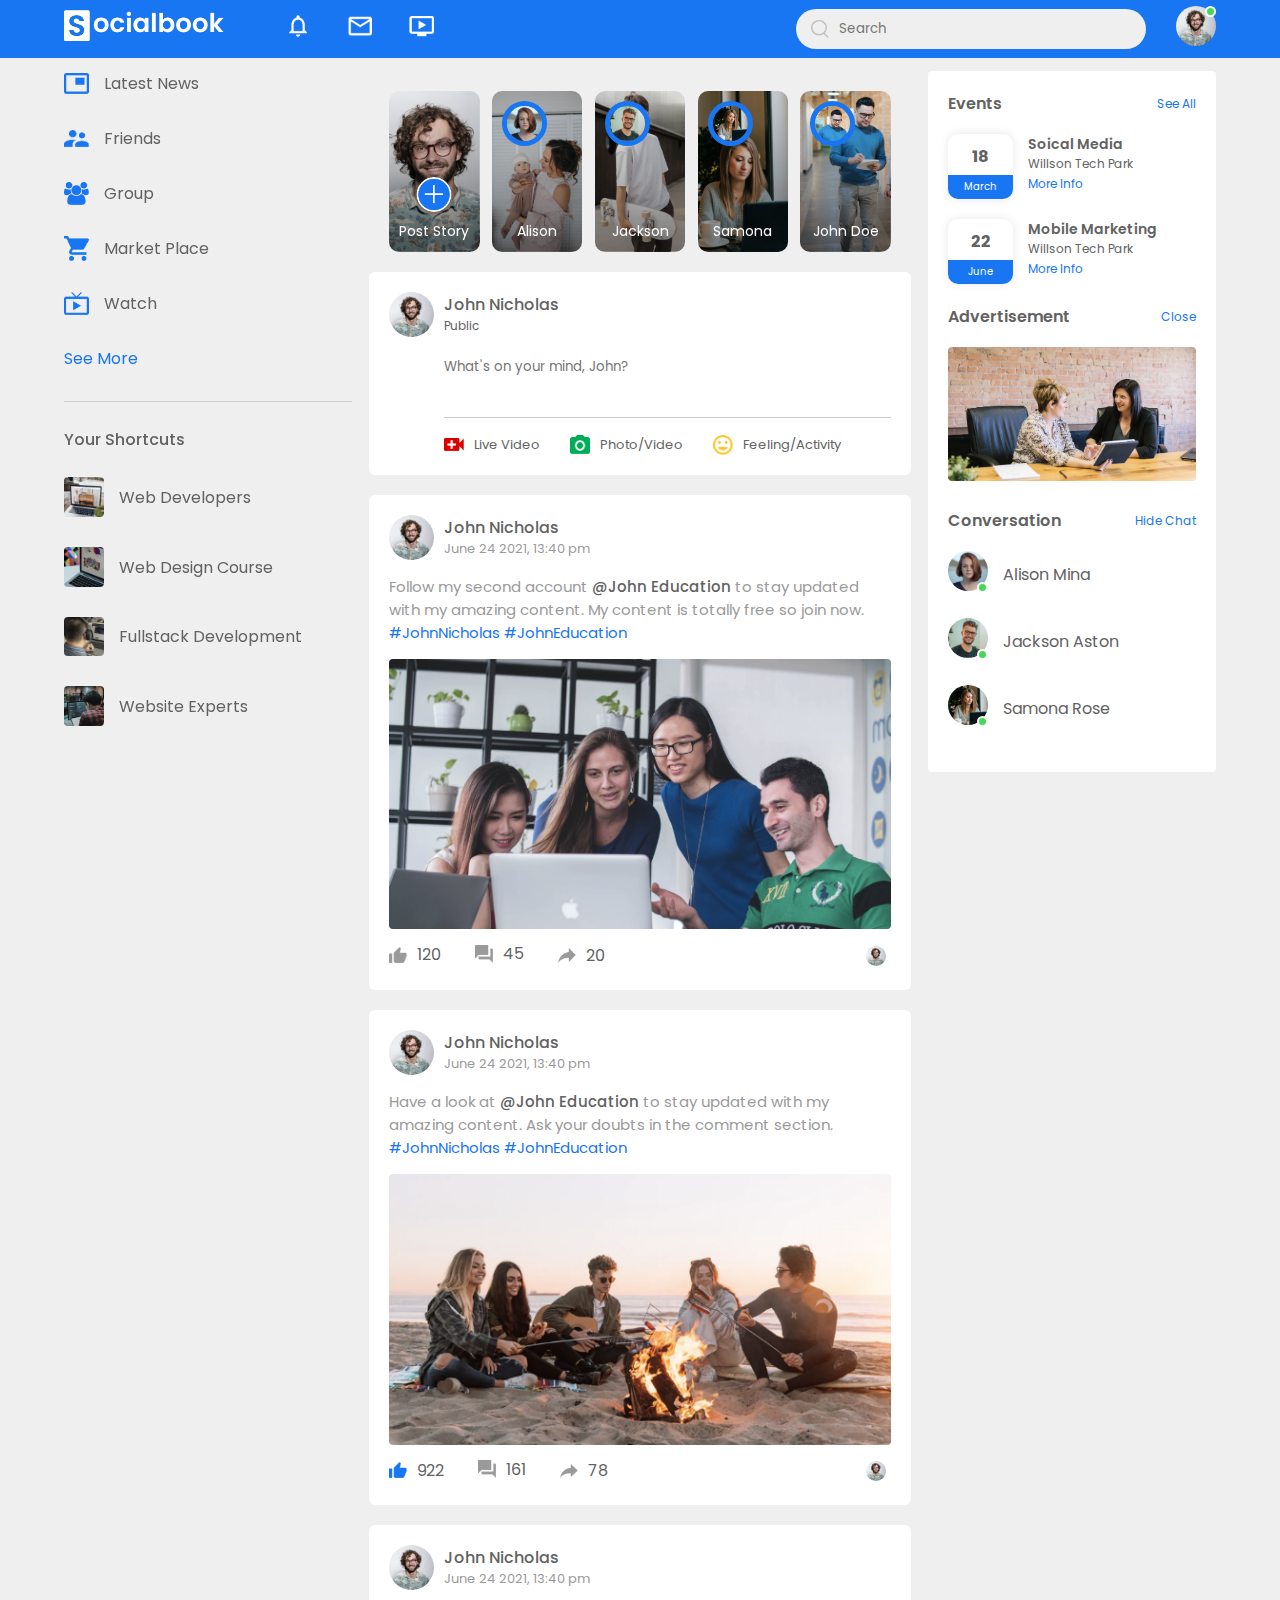
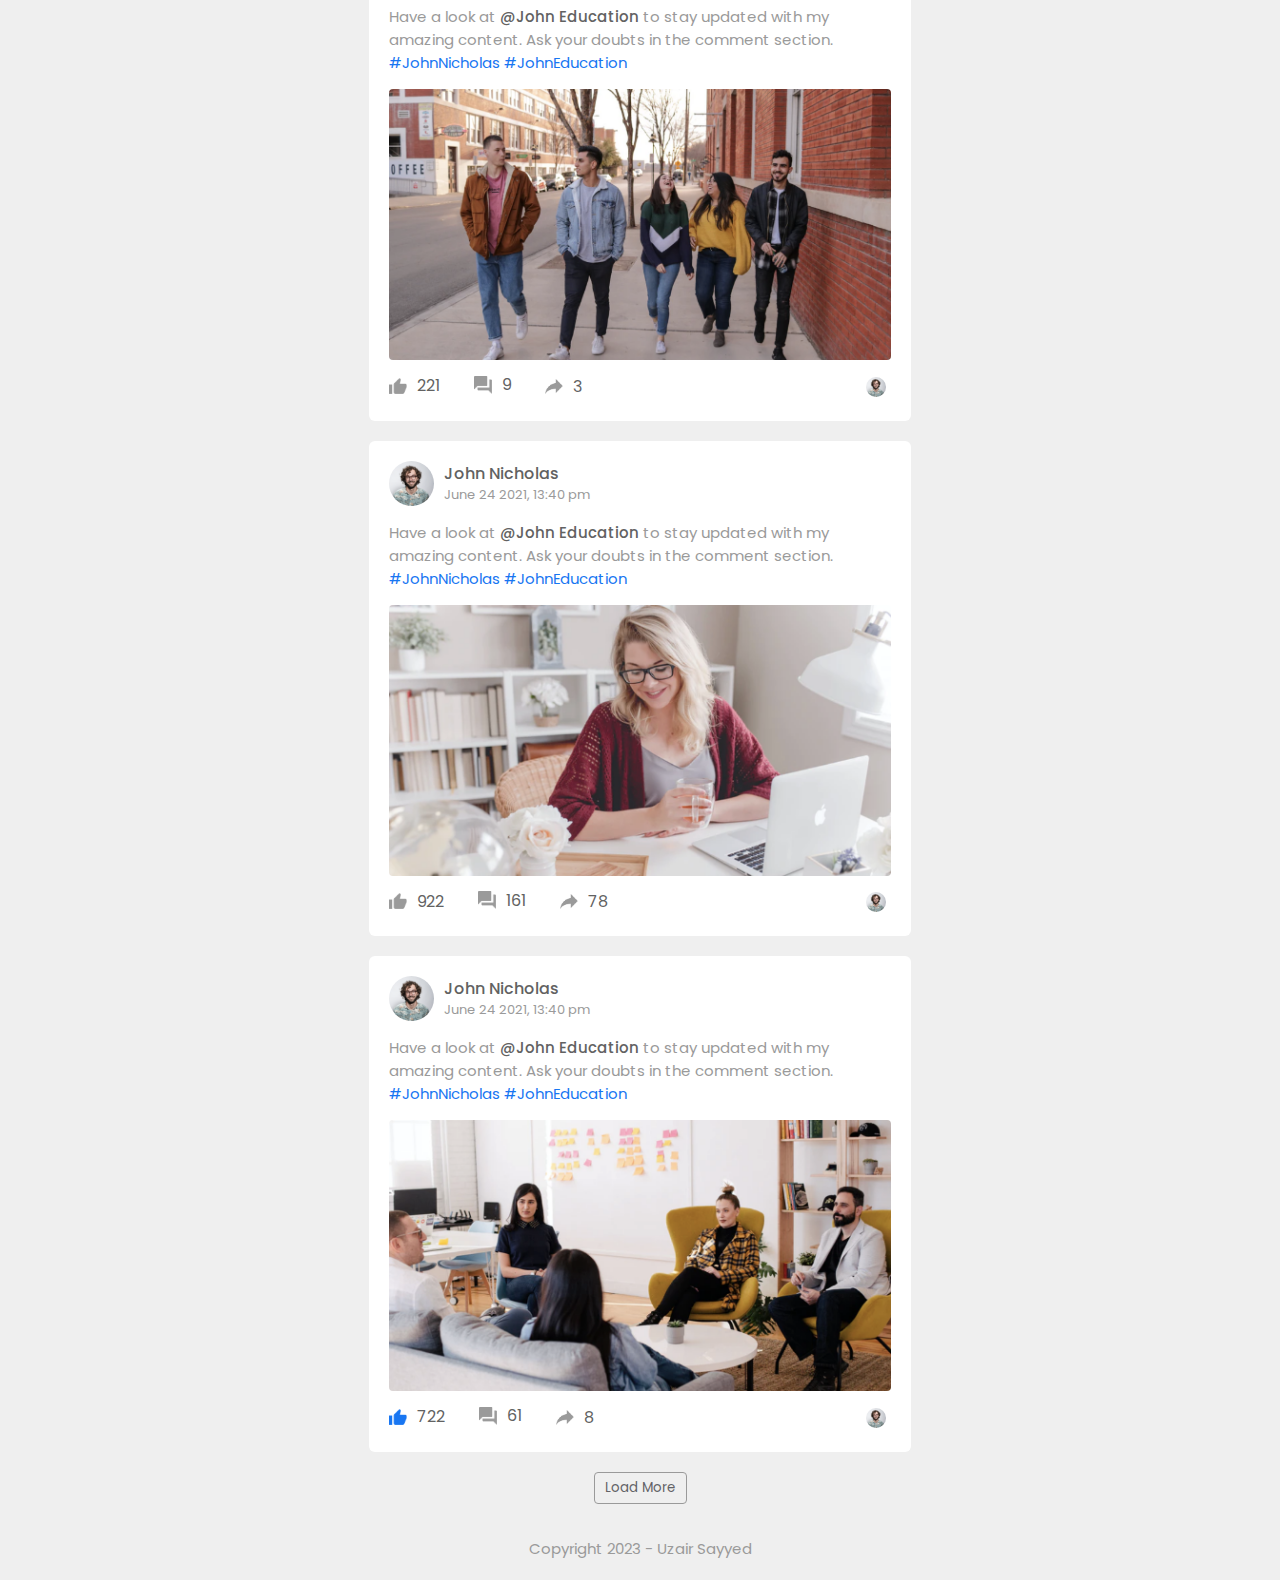
<file: index.html>
<!DOCTYPE html>
<html lang="en">
<head>
    <meta charset="UTF-8">
    <meta name="viewport" content="width=device-width, initial-scale=1.0">
    <link rel="stylesheet" href="style.css">
    <link rel="stylesheet" href="https://cdnjs.cloudflare.com/ajax/libs/font-awesome/6.4.0/css/all.min.css" integrity="sha512-iecdLmaskl7CVkqkXNQ/ZH/XLlvWZOJyj7Yy7tcenmpD1ypASozpmT/E0iPtmFIB46ZmdtAc9eNBvH0H/ZpiBw==" crossorigin="anonymous" referrerpolicy="no-referrer" />
    <title>Social Book</title>
</head>
<body>
    <!----------------- Navigation Bar  ------------------>
    <nav>

        <div class="nav-left">
            <a href="">
                <img src="./images/logo.png" alt="Logo Image" class="logo">
            </a>
            <ul>
                <li><img src="./images/notification.png"></li>
                <li><img src="./images/inbox.png"></li>
                <li><img src="./images/video.png"></li>
            </ul>
        </div>

        <div class="nav-right">
            <div class="search-box">
                <img src="./images/search.png">
                <input type="text" placeholder="Search">
            </div>
            <div class="nav-user-icon online" onclick="settingsMenuToggle()">
                <img src="./images/profile-pic.png">
            </div>
        </div>

        <!-- seetings menu  -->
        <div class="settings-menu">

            <div id="dark-btn">
                <span></span>
            </div>


            <div class="settings-menu-inner">

                <div class="user-profile">
                    <img src="./images/profile-pic.png">
                    <div>
                        <p>John Nicholas</p>
                        <a href="profile.html">See Your Profile</a>
                    </div>
                </div>

                <hr>

                <div class="user-profile">
                    <img src="./images/feedback.png">
                    <div>
                        <p>Give Feedback</p>
                        <a href="#">Help us to improve the new design</a>
                    </div>
                </div>

                <hr>

                <div class="settings-links">
                    <img src="./images/setting.png" class="settings-icon">
                    <a href="#">Settings & Privacy <img src="./images/arrow.png" width="10px"></a>
                </div>

                <div class="settings-links">
                    <img src="./images/help.png" class="settings-icon">
                    <a href="#">Help & Support <img src="./images/arrow.png" width="10px"></a>
                </div>

                <div class="settings-links">
                    <img src="./images/display.png" class="settings-icon">
                    <a href="#">Display & Accessibility <img src="./images/arrow.png" width="10px"></a>
                </div>

                <div class="settings-links">
                    <img src="./images/logout.png" class="settings-icon">
                    <a href="#">Logout <img src="./images/arrow.png" width="10px"></a>
                </div>

            </div>
        </div>


    </nav>

    <!------- Main Body ------->

    <div class="container">

        <!-- Left sticky content  -->
        <div class="left-sidebar">

            <div class="imp-links">
                <a href="#"><img src="./images/news.png">Latest News</a>
                <a href="#"><img src="./images/friends.png">Friends</a>
                <a href="#"><img src="./images/group.png">Group</a>
                <a href="#"><img src="./images/marketplace.png">Market Place</a>
                <a href="#"><img src="./images/watch.png">Watch</a>
                <a href="#">See More</a>
            </div>

            <div class="shortcut-links">
                <p>Your Shortcuts</p>
                <a href="#"><img src="./images/shortcut-1.png">Web Developers</a>
                <a href="#"><img src="./images/shortcut-2.png">Web Design Course</a>
                <a href="#"><img src="./images/shortcut-3.png">Fullstack Development</a>
                <a href="#"><img src="./images/shortcut-4.png">Website Experts</a>
            </div>

        </div>



        <!-- main content middle  -->
        <div class="main-content">

            <!----- story section  ----->
            <div class="story-gallery">

                <div class="story story1">
                    <img src="./images/upload.png">
                    <p>Post Story</p>
                </div>

                <div class="story story2">
                    <img src="./images/member-1.png">
                    <p>Alison</p>
                </div>

                <div class="story story3">
                    <img src="./images/member-2.png">
                    <p>Jackson</p>
                </div>

                <div class="story story4">
                    <img src="./images/member-3.png">
                    <p>Samona</p>
                </div>

                <div class="story story5">
                    <img src="./images/member-4.png">
                    <p>John Doe</p>
                </div>

            </div>

            <!----- write post container section ----->
            <div class="write-post-container">
                <div class="user-profile">
                    <img src="./images/profile-pic.png">
                    <div>
                        <p>John Nicholas</p>
                        <small>Public <i class="fa-solid fa-caret-down"></i> </small>
                    </div>
                </div>

                <div class="post-input-container">
                    <textarea  rows="3" placeholder="What's on your mind, John?"></textarea>
                    <div class="add-post-links">
                        <a href="#"><img src="./images/live-video.png">Live Video</a>
                        <a href="#"><img src="./images/photo.png">Photo/Video</a>
                        <a href="#"><img src="./images/feeling.png">Feeling/Activity</a>
                    </div>
                </div>

            </div>

            <!----- Posts feed section one  ----->
            <div class="post-container">
                <div class="post-row">

                    <div class="user-profile">
                        <img src="./images/profile-pic.png">
                        <div>
                            <p>John Nicholas</p>
                            <span>June 24 2021, 13:40 pm</span>
                        </div>
                    </div>

                    <a href="#"><i class="fa-solid fa-ellipsis-v"></i></a>

                </div>
        
                <p class="post-text">Follow my second account <span>@John Education</span> to stay updated with my amazing content. My content is totally free so join now. <a href="#">#JohnNicholas</a> <a href="#">#JohnEducation</a></p>
                <img src="./images/feed-image-1.png" class="post-img">

                <div class="post-row">

                    <div class="activity-icons">
                        <div><img src="./images/like.png">120</div>
                        <div><img src="./images/comments.png">45</div>
                        <div><img src="./images/share.png">20</div>
                    </div>

                    <div class="post-profile-icon">
                        <img src="./images/profile-pic.png">
                        <i class="fa-solid fa-caret-down"></i>
                    </div>

                </div>

            </div>


            <!------ post feed section two  ------>
            <div class="post-container">
                <div class="post-row">

                    <div class="user-profile">
                        <img src="./images/profile-pic.png">
                        <div>
                            <p>John Nicholas</p>
                            <span>June 24 2021, 13:40 pm</span>
                        </div>
                    </div>

                    <a href="#"><i class="fa-solid fa-ellipsis-v"></i></a>
                    
                </div>
        
                <p class="post-text">Have a look at <span>@John Education</span> to stay updated with my amazing content. Ask your doubts in the comment section. <a href="#">#JohnNicholas</a> <a href="#">#JohnEducation</a></p>
                <img src="./images/feed-image-2.png" class="post-img">

                <div class="post-row">

                    <div class="activity-icons">
                        <div><img src="./images/like-blue.png">922</div>
                        <div><img src="./images/comments.png">161</div>
                        <div><img src="./images/share.png">78</div>
                    </div>

                    <div class="post-profile-icon">
                        <img src="./images/profile-pic.png">
                        <i class="fa-solid fa-caret-down"></i>
                    </div>

                </div>

            </div>


             <!------ post feed section three  ------>
             <div class="post-container">
                <div class="post-row">

                    <div class="user-profile">
                        <img src="./images/profile-pic.png">
                        <div>
                            <p>John Nicholas</p>
                            <span>June 24 2021, 13:40 pm</span>
                        </div>
                    </div>

                    <a href="#"><i class="fa-solid fa-ellipsis-v"></i></a>
                    
                </div>
        
                <p class="post-text">Have a look at <span>@John Education</span> to stay updated with my amazing content. Ask your doubts in the comment section. <a href="#">#JohnNicholas</a> <a href="#">#JohnEducation</a></p>
                <img src="./images/feed-image-3.png" class="post-img">

                <div class="post-row">

                    <div class="activity-icons">
                        <div><img src="./images/like.png">221</div>
                        <div><img src="./images/comments.png">9</div>
                        <div><img src="./images/share.png">3</div>
                    </div>

                    <div class="post-profile-icon">
                        <img src="./images/profile-pic.png">
                        <i class="fa-solid fa-caret-down"></i>
                    </div>

                </div>

            </div>

             <!------ post feed section four  ------>
             <div class="post-container">
                <div class="post-row">

                    <div class="user-profile">
                        <img src="./images/profile-pic.png">
                        <div>
                            <p>John Nicholas</p>
                            <span>June 24 2021, 13:40 pm</span>
                        </div>
                    </div>

                    <a href="#"><i class="fa-solid fa-ellipsis-v"></i></a>
                    
                </div>
        
                <p class="post-text">Have a look at <span>@John Education</span> to stay updated with my amazing content. Ask your doubts in the comment section. <a href="#">#JohnNicholas</a> <a href="#">#JohnEducation</a></p>
                <img src="./images/feed-image-4.png" class="post-img">

                <div class="post-row">

                    <div class="activity-icons">
                        <div><img src="./images/like.png">922</div>
                        <div><img src="./images/comments.png">161</div>
                        <div><img src="./images/share.png">78</div>
                    </div>

                    <div class="post-profile-icon">
                        <img src="./images/profile-pic.png">
                        <i class="fa-solid fa-caret-down"></i>
                    </div>

                </div>

            </div>


             <!------ post feed section five  ------>
             <div class="post-container">
                <div class="post-row">

                    <div class="user-profile">
                        <img src="./images/profile-pic.png">
                        <div>
                            <p>John Nicholas</p>
                            <span>June 24 2021, 13:40 pm</span>
                        </div>
                    </div>

                    <a href="#"><i class="fa-solid fa-ellipsis-v"></i></a>
                    
                </div>
        
                <p class="post-text">Have a look at <span>@John Education</span> to stay updated with my amazing content. Ask your doubts in the comment section. <a href="#">#JohnNicholas</a> <a href="#">#JohnEducation</a></p>
                <img src="./images/feed-image-5.png" class="post-img">

                <div class="post-row">

                    <div class="activity-icons">
                        <div><img src="./images/like-blue.png">722</div>
                        <div><img src="./images/comments.png">61</div>
                        <div><img src="./images/share.png">8</div>
                    </div>

                    <div class="post-profile-icon">
                        <img src="./images/profile-pic.png">
                        <i class="fa-solid fa-caret-down"></i>
                    </div>

                </div>

            </div>


            <button type="button" class="load-more-btn">Load More</button>

        </div>


        <!-- Right sticky content -->
        <div class="right-sidebar">

            <!-- right sidebar first section  -->
            <div class="right-sidebar-title">
                <h4>Events</h4>
                <a href="#">See All</a>
            </div>

            <div class="event">
                <div class="left-event">
                    <h3>18</h3>
                    <span>March</span>
                </div>
                <div class="right-event">
                    <h4>Soical Media</h4>
                    <p><i class="fas fa-map-marker-alt"></i> Willson Tech Park</p>
                    <a href="#">More Info</a>
                </div>
            </div>

            <div class="event">
                <div class="left-event">
                    <h3>22</h3>
                    <span>June</span>
                </div>
                <div class="right-event">
                    <h4>Mobile Marketing</h4>
                    <p><i class="fas fa-map-marker-alt"></i> Willson Tech Park</p>
                    <a href="#">More Info</a>
                </div>
            </div>


            <!-- right sidebar second section  -->
            <div class="right-sidebar-title">
                <h4>Advertisement</h4>
                <a href="#">Close</a>
            </div>
            <img src="./images/advertisement.png" class="sidebar-ads">
            

            <!-- right sidebar third section  -->
            <div class="right-sidebar-title">
                <h4>Conversation</h4>
                <a href="#">Hide Chat</a>
            </div>

            <div class="online-list">
                <div class="online">
                    <img src="./images/member-1.png">
                </div>
                <p>Alison Mina</p>
            </div>

            <div class="online-list">
                <div class="online">
                    <img src="./images/member-2.png">
                </div>
                <p>Jackson Aston</p>
            </div>

            <div class="online-list">
                <div class="online">
                    <img src="./images/member-3.png">
                </div>
                <p>Samona Rose</p>
            </div>

        </div>
    </div>

    <div class="footer">
        <p>Copyright 2023 - Uzair Sayyed</p>
    </div>
    

    <script src="script.js"></script>
</body>
</html>
</file>
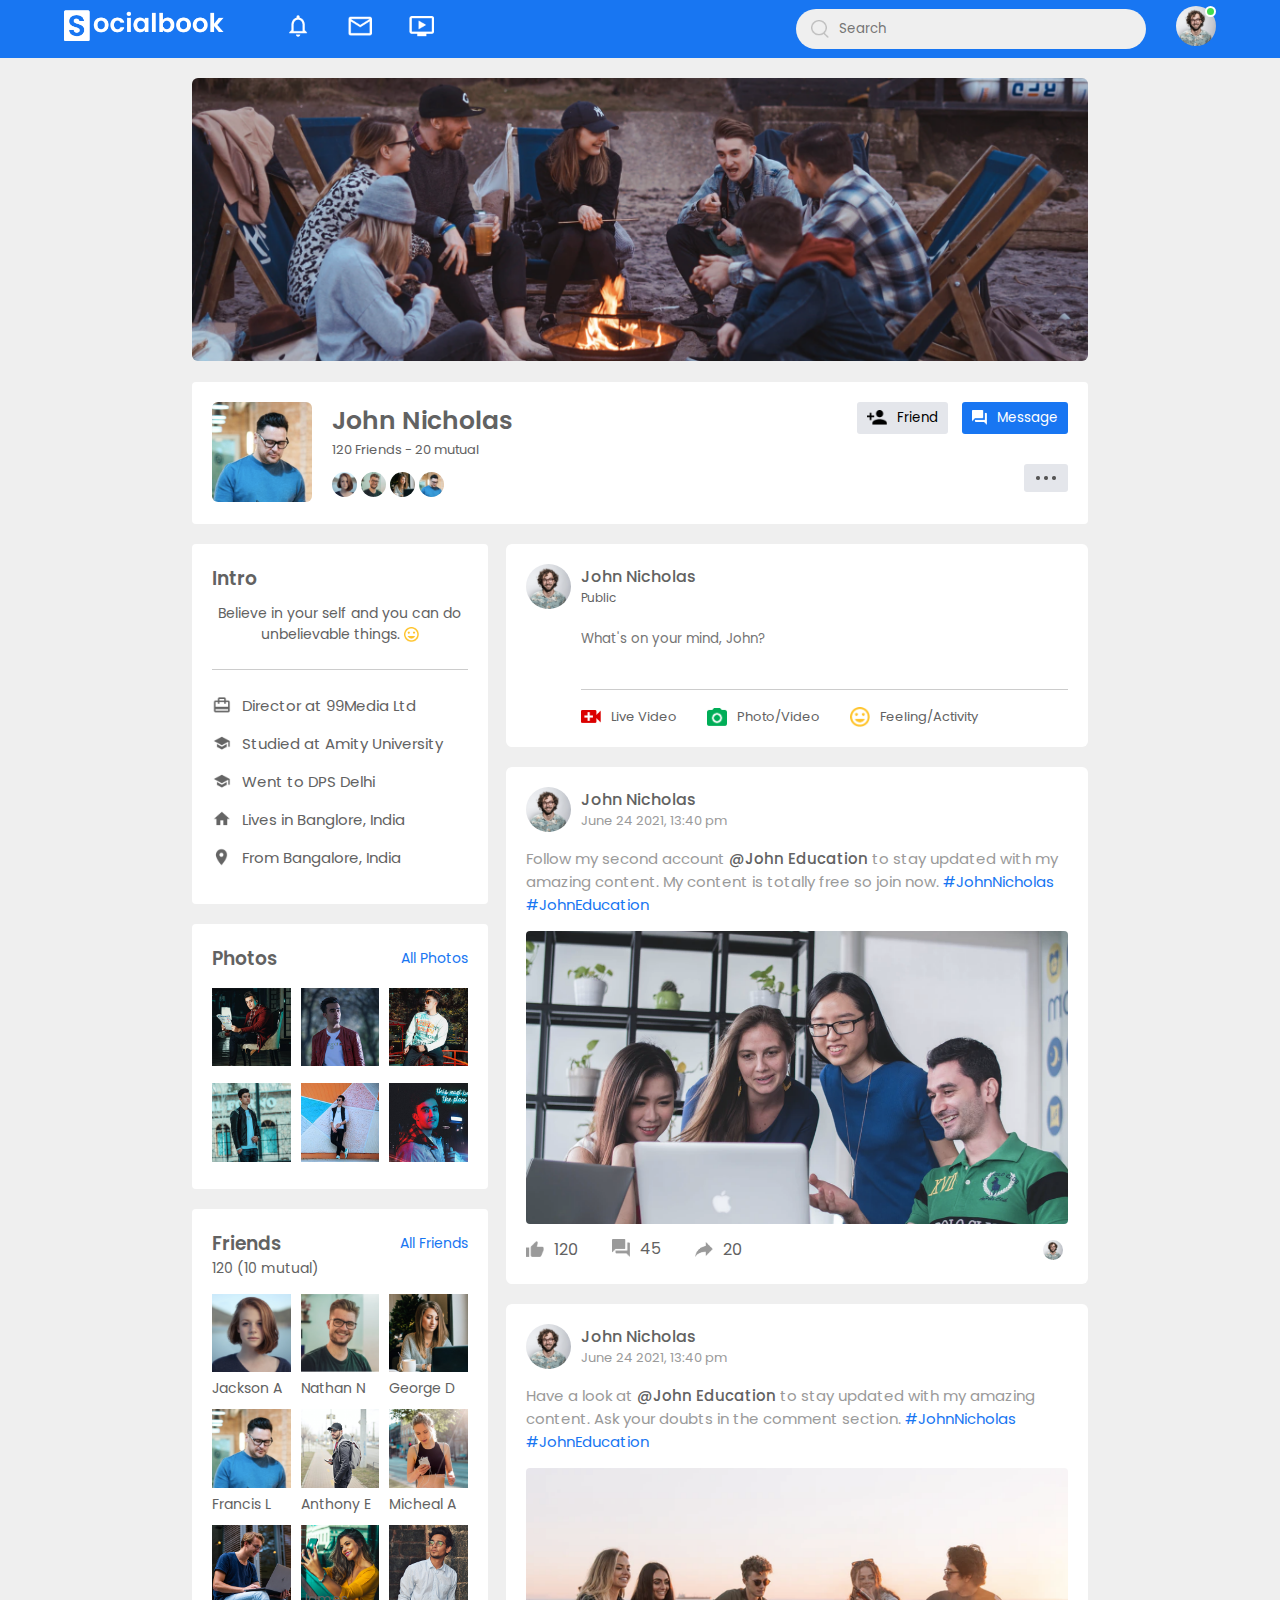
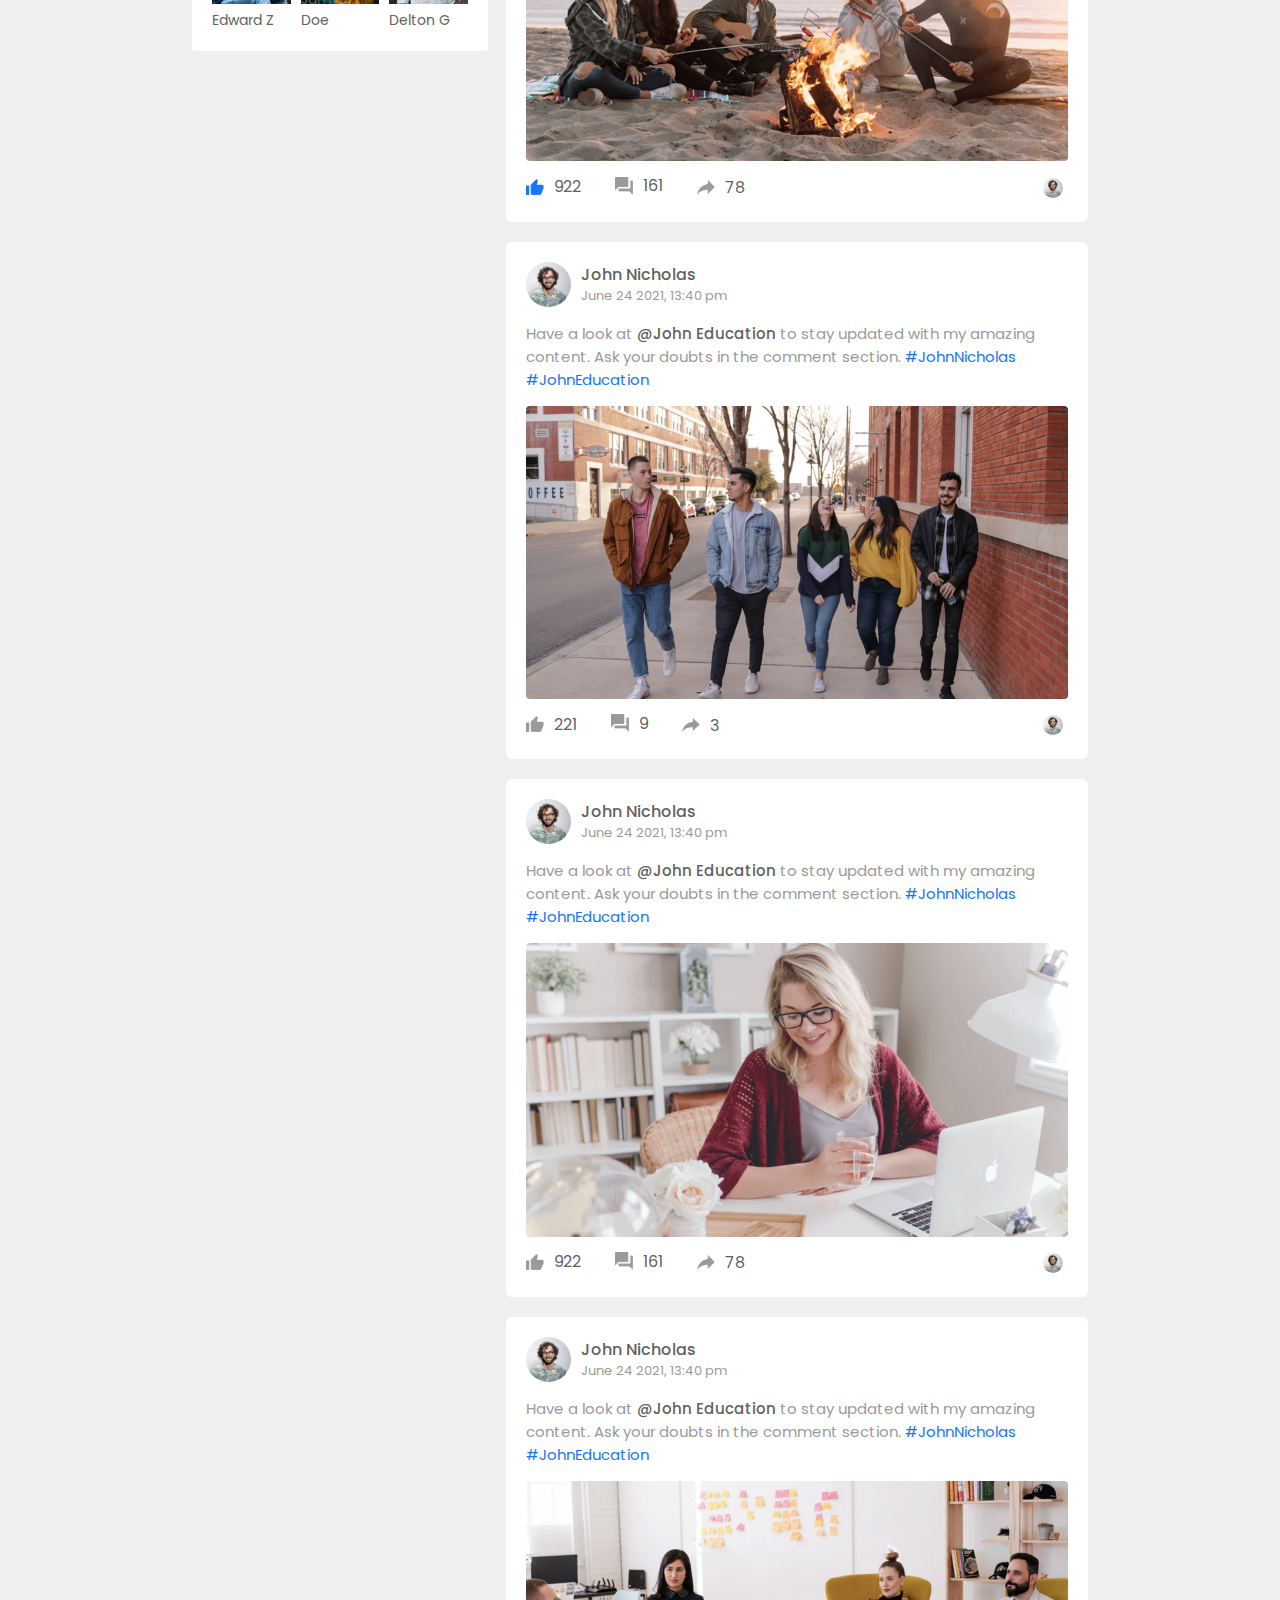
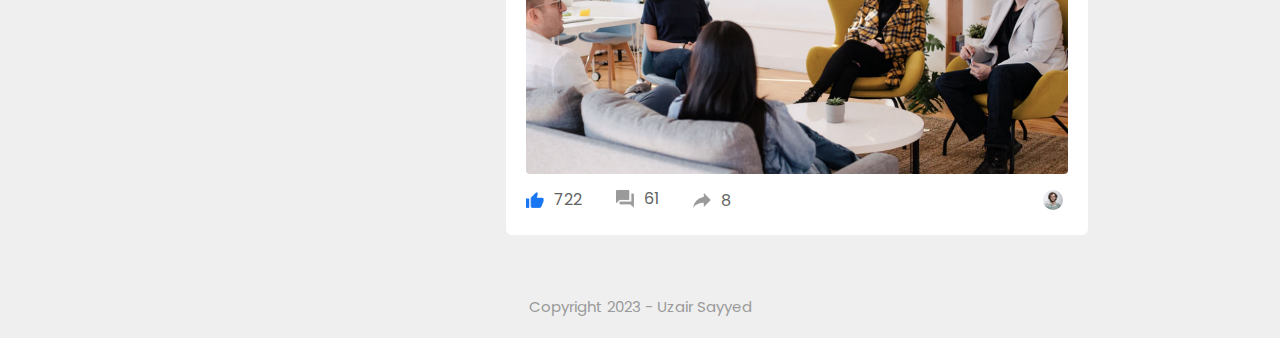
<file: profile.html>
<!DOCTYPE html>
<html lang="en">
<head>
    <meta charset="UTF-8">
    <meta name="viewport" content="width=device-width, initial-scale=1.0">
    <link rel="stylesheet" href="style.css">
    <link rel="stylesheet" href="style2.css">
    <link rel="stylesheet" href="https://cdnjs.cloudflare.com/ajax/libs/font-awesome/6.4.0/css/all.min.css" integrity="sha512-iecdLmaskl7CVkqkXNQ/ZH/XLlvWZOJyj7Yy7tcenmpD1ypASozpmT/E0iPtmFIB46ZmdtAc9eNBvH0H/ZpiBw==" crossorigin="anonymous" referrerpolicy="no-referrer" />
    <title>Profile page - Soical Book</title>
</head>
<body>
    <!----------------- Navigation Bar  ------------------>
    <nav>

        <div class="nav-left">
            <a href="index.html">
                <img src="./images/logo.png" alt="Logo Image" class="logo">
            </a>
            <ul>
                <li><img src="./images/notification.png"></li>
                <li><img src="./images/inbox.png"></li>
                <li><img src="./images/video.png"></li>
            </ul>
        </div>

        <div class="nav-right">
            <div class="search-box">
                <img src="./images/search.png">
                <input type="text" placeholder="Search">
            </div>
            <div class="nav-user-icon online" onclick="settingsMenuToggle()">
                <img src="./images/profile-pic.png">
            </div>
        </div>

        <!-- seetings menu  -->
        <div class="settings-menu">

            <div id="dark-btn">
                <span></span>
            </div>


            <div class="settings-menu-inner">

                <div class="user-profile">
                    <img src="./images/profile-pic.png">
                    <div>
                        <p>John Nicholas</p>
                        <a href="profile.html">See Your Profile</a>
                    </div>
                </div>

                <hr>

                <div class="user-profile">
                    <img src="./images/feedback.png">
                    <div>
                        <p>Give Feedback</p>
                        <a href="#">Help us to improve the new design</a>
                    </div>
                </div>

                <hr>

                <div class="settings-links">
                    <img src="./images/setting.png" class="settings-icon">
                    <a href="#">Settings & Privacy <img src="./images/arrow.png" width="10px"></a>
                </div>

                <div class="settings-links">
                    <img src="./images/help.png" class="settings-icon">
                    <a href="#">Help & Support <img src="./images/arrow.png" width="10px"></a>
                </div>

                <div class="settings-links">
                    <img src="./images/display.png" class="settings-icon">
                    <a href="#">Display & Accessibility <img src="./images/arrow.png" width="10px"></a>
                </div>

                <div class="settings-links">
                    <img src="./images/logout.png" class="settings-icon">
                    <a href="#">Logout <img src="./images/arrow.png" width="10px"></a>
                </div>

            </div>
        </div>


    </nav>

    <!------- Profile page Main Body ------->
    <div class="profile-container">

        <img src="./images/cover.png" class="cover-img">
        <div class="profile-details">

            <!-- profile deatils left -->
            <div class="pd-left">
                <div class="pd-row">
                    <img src="./images/profile.png" class="pd-image">
                    <div>
                        <h3>John Nicholas</h3>
                        <p>120 Friends - 20 mutual</p>
                        <img src="./images/member-1.png">
                        <img src="./images/member-2.png">
                        <img src="./images/member-3.png">
                        <img src="./images/member-4.png">
                    </div>
                </div>
            </div>

            <!-- profile deatils right -->
            <div class="pd-right">

                <button type="button"><img src="./images/add-friends.png" >Friend</button>
                <button type="button"><img src="./images/message.png" >Message</button>
                <br>
                <a href=""><img src="./images/more.png"></a>


            </div>

        </div>

        <div class="profile-info">

            <div class="info-col">

                <div class="profile-intro">
                    <h3>Intro</h3>
                    <p class="intro-text">Believe in your self and you can do unbelievable things. <img src="./images/feeling.png" ></p>

                    <hr>

                    <ul>
                        <li><img src="./images/profile-job.png">Director at 99Media Ltd</li>
                        <li><img src="./images/profile-study.png">Studied at Amity University</li>
                        <li><img src="./images/profile-study.png">Went to DPS Delhi</li>
                        <li><img src="./images/profile-home.png">Lives in Banglore, India</li>
                        <li><img src="./images/profile-location.png">From Bangalore, India</li>

                    </ul>

                </div>

                <div class="profile-intro">
                    <div class="title-box">
                        <h3>Photos</h3>
                        <a href="#">All Photos</a>
                    </div>
                    <div class="photo-box">
                        <div><img src="./images/photo1.png"></div>
                        <div><img src="./images/photo2.png"></div>
                        <div><img src="./images/photo3.png"></div>
                        <div><img src="./images/photo4.png"></div>
                        <div><img src="./images/photo5.png"></div>
                        <div><img src="./images/photo6.png"></div>
                    </div>
                </div>

                <div class="profile-intro">
                    <div class="title-box">
                        <h3>Friends</h3>
                        <a href="#">All Friends</a>
                    </div>

                    <p>120 (10 mutual)</p>

                    <div class="friends-box">
                        <div><img src="./images/member-1.png"><p>Jackson A</p></div>
                        <div><img src="./images/member-2.png"><p>Nathan N</p></div>
                        <div><img src="./images/member-3.png"><p>George D</p></div>
                        <div><img src="./images/member-4.png"><p>Francis L</p></div>
                        <div><img src="./images/member-5.png"><p>Anthony E</p></div>
                        <div><img src="./images/member-6.png"><p>Micheal A</p></div>
                        <div><img src="./images/member-7.png"><p>Edward Z</p></div>
                        <div><img src="./images/member-8.png"><p>James Doe</p></div>
                        <div><img src="./images/member-9.png"><p>Delton G</p></div>
                    </div>
                </div>

            </div>


            <div class="post-col">   
            <!----- write post container section ----->
            <div class="write-post-container">
                <div class="user-profile">
                    <img src="./images/profile-pic.png">
                    <div>
                        <p>John Nicholas</p>
                        <small>Public <i class="fa-solid fa-caret-down"></i> </small>
                    </div>
                </div>

                <div class="post-input-container">
                    <textarea  rows="3" placeholder="What's on your mind, John?"></textarea>
                    <div class="add-post-links">
                        <a href="#"><img src="./images/live-video.png">Live Video</a>
                        <a href="#"><img src="./images/photo.png">Photo/Video</a>
                        <a href="#"><img src="./images/feeling.png">Feeling/Activity</a>
                    </div>
                </div>

            </div>
               <!----- Posts feed section one  ----->
               <div class="post-container">
                <div class="post-row">

                    <div class="user-profile">
                        <img src="./images/profile-pic.png">
                        <div>
                            <p>John Nicholas</p>
                            <span>June 24 2021, 13:40 pm</span>
                        </div>
                    </div>

                    <a href="#"><i class="fa-solid fa-ellipsis-v"></i></a>

                </div>
        
                <p class="post-text">Follow my second account <span>@John Education</span> to stay updated with my amazing content. My content is totally free so join now. <a href="#">#JohnNicholas</a> <a href="#">#JohnEducation</a></p>
                <img src="./images/feed-image-1.png" class="post-img">

                <div class="post-row">

                    <div class="activity-icons">
                        <div><img src="./images/like.png">120</div>
                        <div><img src="./images/comments.png">45</div>
                        <div><img src="./images/share.png">20</div>
                    </div>

                    <div class="post-profile-icon">
                        <img src="./images/profile-pic.png">
                        <i class="fa-solid fa-caret-down"></i>
                    </div>

                </div>

            </div>


            <!------ post feed section two  ------>
            <div class="post-container">
                <div class="post-row">

                    <div class="user-profile">
                        <img src="./images/profile-pic.png">
                        <div>
                            <p>John Nicholas</p>
                            <span>June 24 2021, 13:40 pm</span>
                        </div>
                    </div>

                    <a href="#"><i class="fa-solid fa-ellipsis-v"></i></a>
                    
                </div>
        
                <p class="post-text">Have a look at <span>@John Education</span> to stay updated with my amazing content. Ask your doubts in the comment section. <a href="#">#JohnNicholas</a> <a href="#">#JohnEducation</a></p>
                <img src="./images/feed-image-2.png" class="post-img">

                <div class="post-row">

                    <div class="activity-icons">
                        <div><img src="./images/like-blue.png">922</div>
                        <div><img src="./images/comments.png">161</div>
                        <div><img src="./images/share.png">78</div>
                    </div>

                    <div class="post-profile-icon">
                        <img src="./images/profile-pic.png">
                        <i class="fa-solid fa-caret-down"></i>
                    </div>

                </div>

            </div>


             <!------ post feed section three  ------>
             <div class="post-container">
                <div class="post-row">

                    <div class="user-profile">
                        <img src="./images/profile-pic.png">
                        <div>
                            <p>John Nicholas</p>
                            <span>June 24 2021, 13:40 pm</span>
                        </div>
                    </div>

                    <a href="#"><i class="fa-solid fa-ellipsis-v"></i></a>
                    
                </div>
        
                <p class="post-text">Have a look at <span>@John Education</span> to stay updated with my amazing content. Ask your doubts in the comment section. <a href="#">#JohnNicholas</a> <a href="#">#JohnEducation</a></p>
                <img src="./images/feed-image-3.png" class="post-img">

                <div class="post-row">

                    <div class="activity-icons">
                        <div><img src="./images/like.png">221</div>
                        <div><img src="./images/comments.png">9</div>
                        <div><img src="./images/share.png">3</div>
                    </div>

                    <div class="post-profile-icon">
                        <img src="./images/profile-pic.png">
                        <i class="fa-solid fa-caret-down"></i>
                    </div>

                </div>

            </div>

             <!------ post feed section four  ------>
             <div class="post-container">
                <div class="post-row">

                    <div class="user-profile">
                        <img src="./images/profile-pic.png">
                        <div>
                            <p>John Nicholas</p>
                            <span>June 24 2021, 13:40 pm</span>
                        </div>
                    </div>

                    <a href="#"><i class="fa-solid fa-ellipsis-v"></i></a>
                    
                </div>
        
                <p class="post-text">Have a look at <span>@John Education</span> to stay updated with my amazing content. Ask your doubts in the comment section. <a href="#">#JohnNicholas</a> <a href="#">#JohnEducation</a></p>
                <img src="./images/feed-image-4.png" class="post-img">

                <div class="post-row">

                    <div class="activity-icons">
                        <div><img src="./images/like.png">922</div>
                        <div><img src="./images/comments.png">161</div>
                        <div><img src="./images/share.png">78</div>
                    </div>

                    <div class="post-profile-icon">
                        <img src="./images/profile-pic.png">
                        <i class="fa-solid fa-caret-down"></i>
                    </div>

                </div>

            </div>


             <!------ post feed section five  ------>
             <div class="post-container">
                <div class="post-row">

                    <div class="user-profile">
                        <img src="./images/profile-pic.png">
                        <div>
                            <p>John Nicholas</p>
                            <span>June 24 2021, 13:40 pm</span>
                        </div>
                    </div>

                    <a href="#"><i class="fa-solid fa-ellipsis-v"></i></a>
                    
                </div>
        
                <p class="post-text">Have a look at <span>@John Education</span> to stay updated with my amazing content. Ask your doubts in the comment section. <a href="#">#JohnNicholas</a> <a href="#">#JohnEducation</a></p>
                <img src="./images/feed-image-5.png" class="post-img">

                <div class="post-row">

                    <div class="activity-icons">
                        <div><img src="./images/like-blue.png">722</div>
                        <div><img src="./images/comments.png">61</div>
                        <div><img src="./images/share.png">8</div>
                    </div>

                    <div class="post-profile-icon">
                        <img src="./images/profile-pic.png">
                        <i class="fa-solid fa-caret-down"></i>
                    </div>

                </div>

            </div>
            </div>

        </div>

    </div>



   
    <div class="footer">
        <p>Copyright 2023 - Uzair Sayyed</p>
    </div>
    
    <script src="script.js"></script>
</body>
</html>
</file>
<file: style.css>
@import url('https://fonts.googleapis.com/css2?family=Poppins:wght@400;500;600;700&display=swap');
*{
    margin: 0;
    padding: 0;
    box-sizing: border-box;
    font-family: 'Poppins', sans-serif;
}

:root{
    --body-color: #efefef;
    --nav-color: #1876f2;
    --bg-color: #fff;
}

.dark-theme{
    --body-color: #0a0a0a;
    --nav-color: #000;
    --bg-color: #000;
}

body{
    background: var(--body-color);
    transition: background 0.3s;
}


/* ########### NAVBAR STYLING ############ */

nav{
    display: flex;
    align-items: center;
    justify-content: space-between;
    background: var(--nav-color);
    padding: 5px 5%;
    position: sticky; /*after adding this property u hv to use top property (mandatory) */
    top: 0;
    z-index: 100; /*this will not make our nav bar hide while we scroll so no content will appear above this*/
}

.logo{
    width: 160px;
    margin-right: 45px;
}

.nav-left{
    display: flex;
    align-items: center;
}

.nav-left ul li{
    list-style: none;
    display: inline-block;
}

.nav-left ul li img{
    width: 28px;
    margin: 0 15px;
}


.nav-right{
    display: flex;
    align-items: center;
}

.nav-user-icon{
    margin-left: 30px;
}

.nav-right .nav-user-icon img{
    width: 40px;
    border-radius: 50%;
    cursor: pointer;
}


.search-box{
    background: #efefef;
    width: 350px;
    border-radius: 20px;
    display: flex;
    align-items: center;
    padding: 0 15px;
}

.search-box img{
    width: 18px;
}

.search-box input{
    width: 100%;
    border: 0;
    outline: none;
    padding: 10px;
    background: transparent;
}

.online{
    position: relative;
}

.online::after{
    content: '';
    width: 7px;
    height: 7px;
    border: 2px solid #fff;
    border-radius: 50%;
    background: #41db51;
    position: absolute;
    top: 0;
    right: 0;
}

/* ################# Navbar settings menu styling ############### */

.settings-menu{
    position: absolute;
    width: 90%;
    max-width: 350px;
    background: var(--bg-color);
    box-shadow: 0 0 10px rgba(0, 0, 0, 0.4);
    border-radius: 4px;
    overflow: hidden;
    top: 108%;
    right: 5%;
    max-height: 0;
    transition: max-height 0.3s ;
}

.settings-menu-height{
    max-height: 450px;
}


.user-profile a{
    font-size: 12px;
    color: #1876f2;
    text-decoration: none;
}

.settings-menu-inner{
    padding: 20px;
}

.settings-menu hr{
    border: 0;
    height: 1px;
    background: #9a9a9a;
    margin: 15px 0;   
}

.settings-links{
    display: flex;
    align-items: center;
    margin: 15px 0;
}


.settings-links .settings-icon{
    width: 38px;
    margin-right: 10px;
    border-radius: 50%;
}

.settings-links a{
    display: flex;
    flex: 1;
    align-items: center;
    justify-content: space-between;
    text-decoration: none;
    color: #626262;
}


#dark-btn{
    position: absolute;
    top: 20px;
    right: 20px;
    background:#ccc;
    width: 45px;
    border-radius: 15px;
    padding: 2px 3px;
    cursor: pointer;
    display: flex; /*crucial property to set height only according to the content*/
    transition: padding-left 0.5s, background 0.5s;
}

#dark-btn span{
    width: 18px;
    height: 18px;
    background: #fff;
    border-radius: 50%;
    display: inline-block; /*crucial line to make it work*/
}

#dark-btn.dark-btn-on{
    padding-left: 23px;
    background: #0a0a0a;
}

/* ################ ACTUAL CONTENT STYLING ##################  */

.container{
    display: flex;
    justify-content: space-between;
    padding: 13px 5%;
}

.left-sidebar{
    /* background: #cbdffa; */ /*it is no more require later just for visibilty of content we used it */
    flex-basis: 25%; /*take 25% width of actual space avaiable in container div*/  
    position: sticky; /* so that our left content will not get scrolled */
    top: 70px; /*to push content down from top*/
    align-self: flex-start;/*it is flex item property which will only affect itself only*/
}

.right-sidebar{
    /* background: #cbdffa; */
    flex-basis: 25%;
    position: sticky;
    top: 70px;
    align-self: flex-start;
    padding: 20px;
    background: var(--bg-color);
    color: #626262;
    border-radius: 4px;
}

.main-content{
    flex-basis:47%;/*added 25% for left n right we have now 50% so we r adding 47% to main content and rest 3% for spaces between columns*/

}




 /* ######## sticky left-sidebar styling #########  */
.imp-links a{
   text-decoration: none;
   display: flex;
   align-items: center;
   margin-bottom: 30px;
   color: #626262;
   width: fit-content;
}

.imp-links a img{
    width: 25px;
    margin-right: 15px;
}

.imp-links a:last-child{
    color:#1876f2;
}

.imp-links{
    border-bottom: 1px solid #ccc; /*for horizontal line to separate our content visibility*/
}

.shortcut-links a{
    text-decoration: none;
    display: flex; 
    align-items: center;
    margin-bottom: 30px;
    color: #626262;
    width: fit-content;
}

.shortcut-links a img{
    width: 40px;
    border-radius: 4px;
    margin-right: 15px;
}

.shortcut-links p{
    margin: 25px 0;
    color: #626262;
    font-weight: 500;
}




 /* ######## sticky right-sidebar styling #########  */

.right-sidebar-title{
    display: flex;
    justify-content: space-between;
    align-items: center;
    margin-bottom: 18px;
}

.right-sidebar-title h4{
    font-weight: 600;
    font-size: 16px;
}

.right-sidebar-title a{
    text-decoration: none;
    color: #1876f2;
    font-size: 12px;
}


.event{
    display: flex;
    font-size: 14px;
    margin-bottom: 20px;
}

.left-event{
    border-radius: 10px;
    height: 65px;
    width: 65px;
    margin-right: 15px;
    padding-top: 10px;
    text-align: center;
    position: relative;
    overflow: hidden;
    box-shadow: 0 0 10px rgba(0, 0, 0, 0.1);
}

.event .right-event p{
    font-size: 12px;
}

.event .right-event a{
    font-size: 12px;
    text-decoration: none;
    color: #1876f2;
}

.event .right-event h4{
    font-weight: 600;
}

.left-event span{
    position: absolute;
    bottom: 0;
    left: 0;
    width: 100%;
    background: #1876f2;
    color: #fff;
    font-size: 10px;
    padding: 4px 0;
}


.sidebar-ads{
    width: 100%;
    margin-bottom: 20px;
    border-radius: 4px;
}


.online-list{
    display: flex;
    align-items: center;
    margin-bottom: 20px;
}

.online-list .online img{
    width: 40px;
    border-radius: 50%;
}
.online-list .online{
    width: 40px;
    border-radius: 50%;
    margin-right: 15px;
}

.online-list .online::after{
    top: unset;
    bottom: 5px;
}





/* MAIN BODY CONTENT STYLING  */


/*######### story section styling  ##########*/
.story-gallery{
    display: flex;
    justify-content: space-between;
    margin: 20px;
}

.story{
    flex-basis: 18%;
    padding-top: 32%;
    position: relative;
    background-position: center;
    background-size: cover;
    border-radius: 10px;
}

.story img{
    position: absolute;
    width: 45px;
    border-radius: 50%;
    top: 10px;
    left: 10px;
    border: 5px solid #1876f2;
}

.story p{
    position: absolute;
    bottom: 10px;
    width: 100%;
    text-align: center;
    color: #fff;
    font-size: 14px;
}

.story1{
    background-image: linear-gradient(transparent,rgba(0,0,0,0.5)),url(./images/status-1.png) ;
}
.story2{
    background-image: linear-gradient(transparent,rgba(0,0,0,0.5)),url(./images/status-2.png) ;
}
.story3{
    background-image: linear-gradient(transparent,rgba(0,0,0,0.5)),url(./images/status-3.png) ;
}
.story4{
    background-image: linear-gradient(transparent,rgba(0,0,0,0.5)),url(./images/status-4.png) ;
}
.story5{
    background-image: linear-gradient(transparent,rgba(0,0,0,0.5)),url(./images/status-5.png) ;
}

.story.story1 img{
    top: unset;
    left: 50%;
    bottom: 40px;
    transform: translateX(-50%);
    border: 0;
    width: 35px;
}



/*######### Post section styling  ##########*/
.write-post-container{
    width: 100%;
    background: var(--bg-color);
    border-radius: 6px;
    padding: 20px;
    color: #626262;
}

.user-profile{
    display: flex;
    align-items: center;
}

.user-profile img{
    width: 45px;
    border-radius: 50%;
    margin-right: 10px;
}

.user-profile p{
    margin-bottom: -5px;
    font-weight: 500;
    color: #626262;
}

.user-profile small{
    font-size: 12px;
}

.post-input-container{
    padding-left: 55px;
    padding-top: 20px;
}

.post-input-container textarea{
    width: 100%;
    border: 0;
    outline: 0;
    border-bottom: 1px solid #ccc;
    background: transparent;
    resize: none;
}

.add-post-links{
    display: flex;
    margin-top: 10px;
}

.add-post-links a{
    text-decoration: none;
    display: flex;
    align-items: center;
    color: #626262;
    margin-right: 30px;
    font-size: 13px;
}

.add-post-links a img{
    width: 20px;
    margin-right: 10px;
}


/* ########## POSTS SECTION STYLING  ########## */
.post-container{
    width: 100%;
    background: var(--bg-color);
    margin: 20px 0;
    padding: 20px;
    color: #626262;
    border-radius: 6px;
}

.post-container .user-profile span{
    font-size: 13px;
    color: #9a9a9a;
}

.post-text{
    color: #9a9a9a;
    margin: 15px 0;
    font-size: 15px;
}

.post-text span{
    color: #626262;
    font-weight: 500;
}

.post-text a{
    color: #1876f2;
    text-decoration: none;
}

.post-img{
    width: 100%;
    border-radius: 4px;
    margin-bottom: 5px;
}

.post-row{
    display: flex;
    align-items: center;
    justify-content: space-between;
}

.activity-icons div img{
    width: 18px;
    margin-right: 10px;
}

.activity-icons div{
    display: inline-flex;
    align-items: center;
    margin-right: 30px;
}

.post-profile-icon{
    display: flex;
    align-items: center;
}

.post-profile-icon img{
    width: 20px;
    border-radius: 50%;
    margin-right: 5px;
}

.post-row a{
    color: #9a9a9a;
}

.load-more-btn{
    display: block;
    margin: auto;
    cursor: pointer;
    padding: 5px 10px;
    border: 1px solid #9a9a9a;
    color: #626266;
    background: transparent;
    border-radius: 4px;
}


/* footer styling  */

.footer{
    text-align: center;
    color: #9a9a9a;
    padding: 20px 0 20px;
    font-size: 15px;
}

@media (max-width:900px){
    .right-sidebar{
        display: none;
    }
    .left-sidebar{
        display: none;
    }
    nav{
        flex-wrap: wrap;
    }
    .search-box{
        display: none;
    }
    .logo{
        width: 110px;
        margin-right: 20px;
    }
    .nav-left ul li img{
        width: 20px;
        margin: 0 8px;
    }
    .nav-user-icon img{
        width: 30px;
    }
    .nav-user-icon{
        margin-left: 0;
    }
    .add-post-links{
        flex-wrap: wrap;
    }
    .main-content{
        flex-basis: 100%;
    }
    .story img{
        width: 20px;
        border-width: 3px;
    }
    .story p{
        font-size: 9px;
    }
    .story.story1 img{
        width: 20px;
        bottom: 30px;
    }
    .add-post-links a{
        margin-right: 12px;
        font-size: 9px;
    }
    .add-post-links a img{
        width: 16px;
        margin-right: 5px;
    }

    .post-input-container{
        padding-left: 0;
    }


}
</file>
<file: style2.css>
.profile-container{
    padding: 20px 15%;
    color: #626262;
}

.cover-img{
    width: 100%;
    border-radius: 6px;
    margin-bottom: 14px;

}

.profile-details{
    background: var(--bg-color);
    padding: 20px;
    border-radius: 4px;
    display: flex;
    justify-content: space-between;
    align-items: flex-start;

}

.pd-row{
    display: flex;
    align-items: flex-start;
}

.pd-image{
    width: 100px;
    margin-right: 20px;
    border-radius: 6px;
}

.pd-row div h3{
    font-size: 25px;
    font-weight: 600;

}
.pd-row div p{
    font-size: 13px;
}

.pd-row div img{
    width: 25px;
    border-radius: 50%;
    margin-top: 12px;
}

.pd-right button{
    background: #1876f2;
    border: 0;
    outline: 0;
    padding: 6px 10px;
    display: inline-flex;
    align-items: center;
    color: #fff;
    border-radius: 3px;
    margin-left: 10px;
    cursor: pointer;
}

.pd-right button img{
    height: 15px;
    margin-right: 10px;
}

.pd-right button:first-child{
    background: #e4e6eb;
    color: #000;
}

.pd-right{
    text-align: right;
}

.pd-right a{
    background: #e4e6eb;
    border-radius: 3px;
    padding: 12px;
    display: inline-flex;
    margin-top: 30px;
}

.pd-right a img{
    width: 20px;
}

.profile-info{
    display: flex;
    align-items: flex-start;
    justify-content: space-between;
    margin-top: 20px;
}

.info-col{
    width: 33%;
}

.post-col{
    width: 65%;
}


/* ################ left content styling  ########### */

.profile-intro{
    background: var(--bg-color);
    padding: 20px;
    margin-bottom: 20px;
    border-radius: 4px;
}

.profile-info h3{
    font-weight: 600;
}

.intro-text{
    text-align: center;
    margin: 10px 0;
    font-size: 15px;

}

.intro-text img{
    width: 15px;
    margin-bottom: -3px;
}

.profile-info hr{
    border: 0;
    height: 1px;
    background: #ccc;
    margin: 24px 0;
}

.profile-intro ul li{
    list-style: none;
    font-size: 15px;
    margin: 15px 0 ;
    display: flex;
    align-items: center;
}

.profile-intro ul li img{
    width: 20px;
    margin-right: 10px;
}

.title-box{
    display: flex;
    align-items: center;
    justify-content: space-between;
}

.title-box a{
    text-decoration: none;
    color: #1876f2;
    font-size: 14px;
}

.photo-box{
    display: grid;
    grid-template-columns: repeat(3,auto);
    grid-gap: 10px;
    margin-top: 15px; 
}

.photo-box div img{
    width: 100%;
    cursor: pointer;
}

.profile-intro p{
    font-size: 14px;
}

.friends-box{
    display: grid;
    grid-template-columns: repeat(3, auto);
    grid-gap: 10px;
    margin-top: 15px;
}

.friends-box div img{
    width: 100%;
    cursor: pointer;
    padding-bottom: 20px;
}

.friends-box div{
    position: relative;
}

.friends-box p{
    position: absolute;
    bottom: 0;
    left: 0;
}



@media (max-width: 900px){
    .profile-container{
        padding: 20px 5%;
    }

    .profile-details{
        flex-wrap: wrap;
    }

    .pd-right{
        text-align: left;
        margin-top: 15px;
    }

    .pd-right button{
        margin-left: 0;
        margin-right: 10px;
    }

    .pd-row div h3{
        font-size: 16px;
    }
    .profile-info{
        display: block;
    }
    .info-col, .post-col{
        width: 100%;
    }
}
</file>
